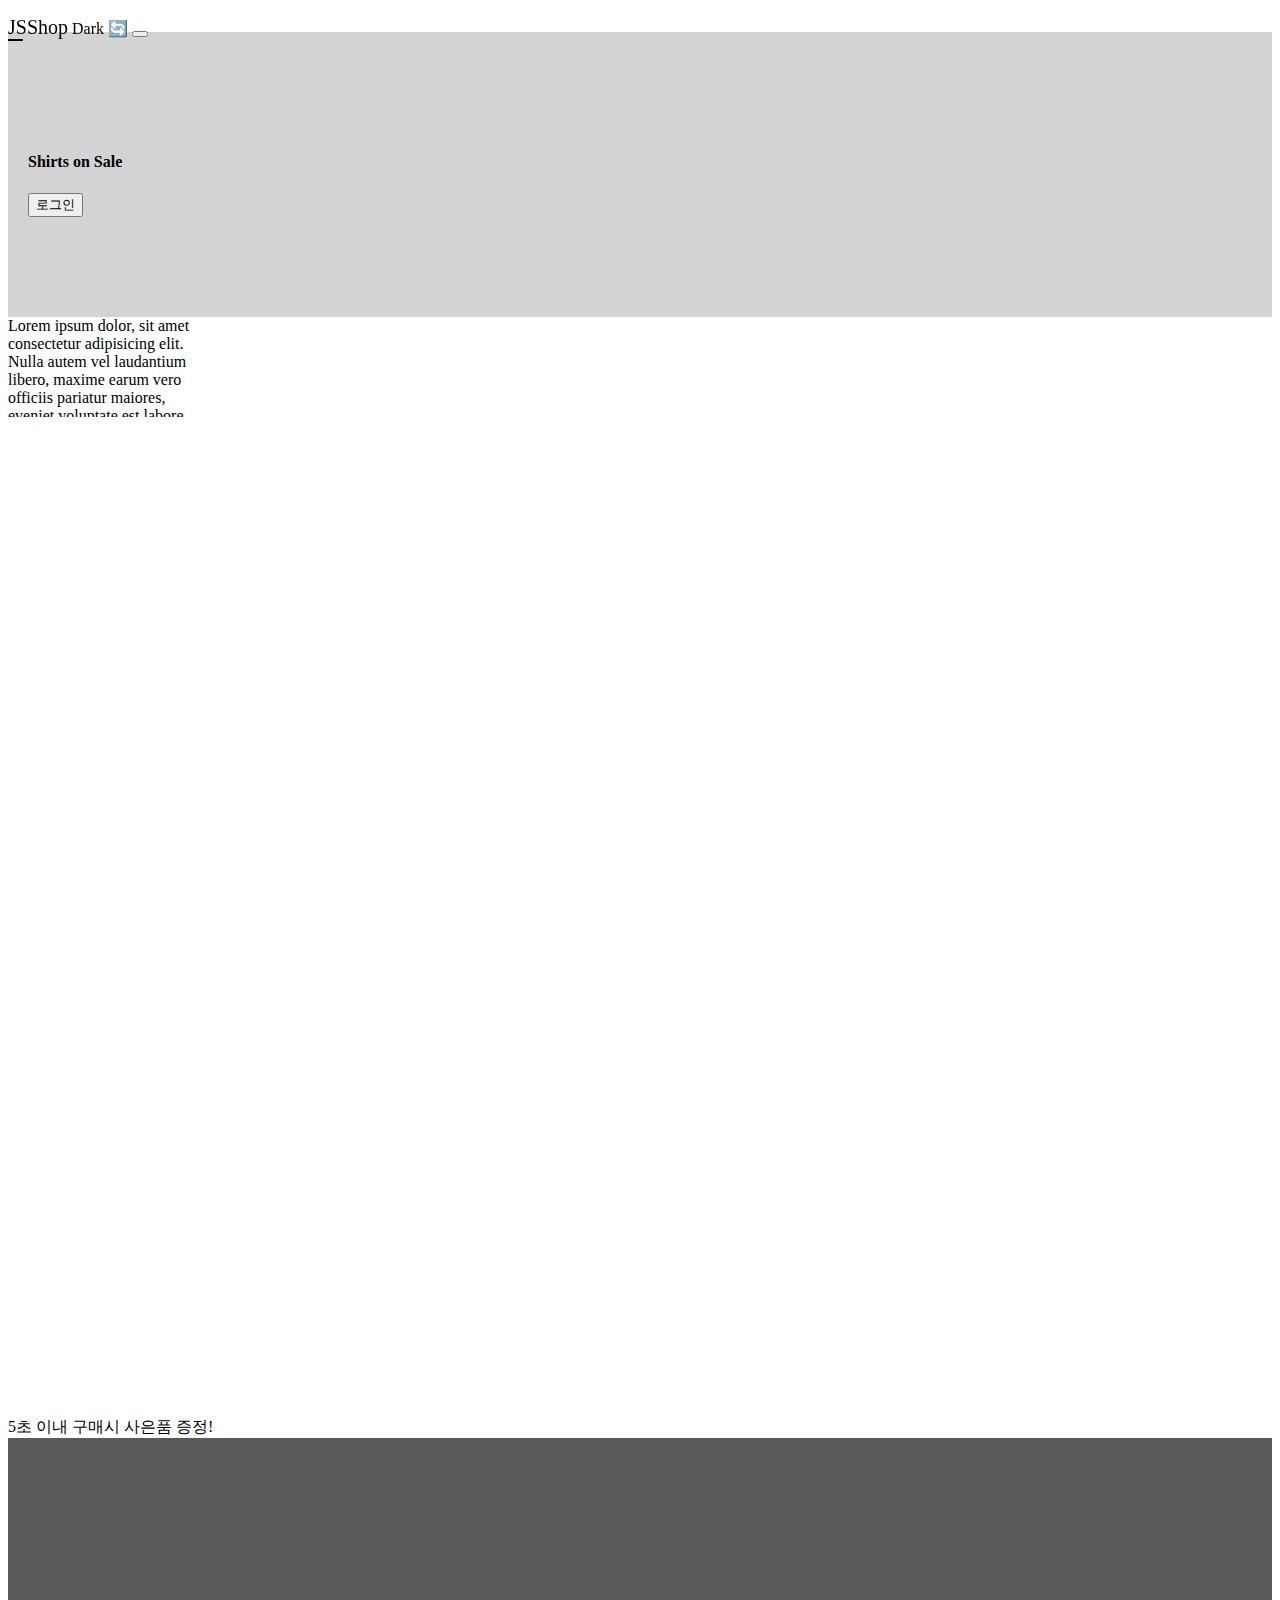
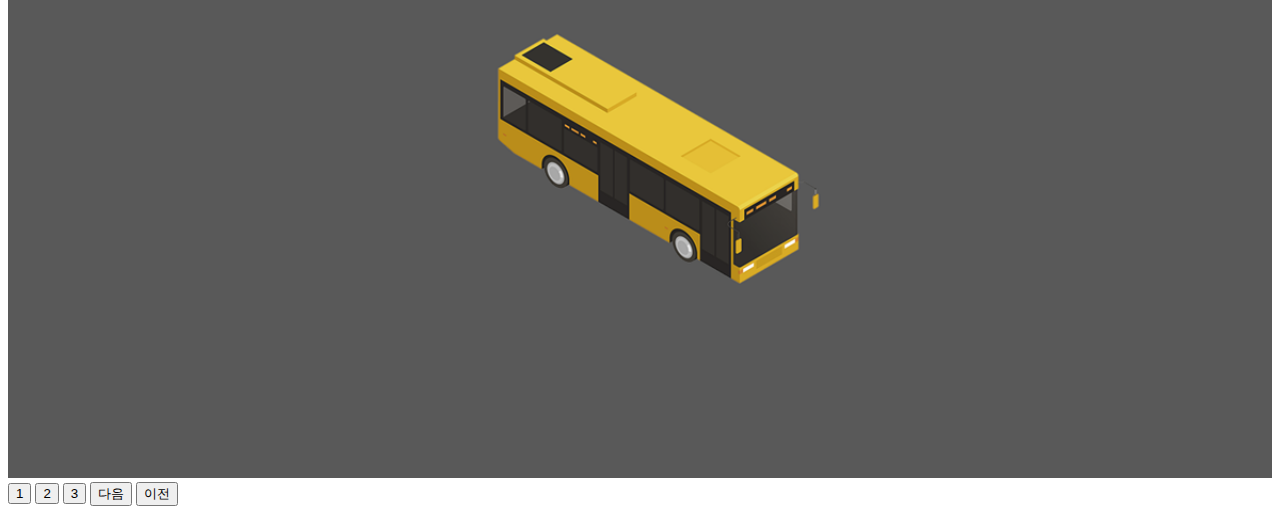
<file: index.html>
<!doctype html>
<html>
  <head>
    <meta charset="utf-8">
    <meta name="viewport" content="width=device-width, initial-scale=1">

    <!-- Bootstrap CSS -->
    <link href="https://cdn.jsdelivr.net/npm/bootstrap@5.1.3/dist/css/bootstrap.min.css" rel="stylesheet" integrity="sha384-1BmE4kWBq78iYhFldvKuhfTAU6auU8tT94WrHftjDbrCEXSU1oBoqyl2QvZ6jIW3" crossorigin="anonymous">
    <link rel="stylesheet" href="./main.css">

    <!-- 외부 라이브러리는 보통 body 태그 마지막의 바로 앞에 둔다 -> 성능 -->
    <!-- jquery  -->
    <script src="https://code.jquery.com/jquery-3.7.0.min.js" integrity="sha256-2Pmvv0kuTBOenSvLm6bvfBSSHrUJ+3A7x6P5Ebd07/g=" crossorigin="anonymous"></script>
    <title>Hello, world!</title>
  </head>
  <body>
    <!-- 이벤트 버블링 : 이벤트가 상위 html로 퍼진다 -->
    <div class="black-bg">
        <div class="white-bg">
            <h4>로그인하세요</h4>

            <form action="./success.html">
            <div class="my-3">
                <input type="text" class="form-control" id="email">
                </div>
                <div class="my-3">
                <input type="password" class="form-control" id="pw">
                </div>
                <button type="submit" class="btn btn-primary">전송</button>
                <button type="button" class="btn btn-danger" id="close">닫기</button>
            </form> 
        </div>
    </div> 

    <script>
        
        // 유용한 이벤트 관련 함수들 (이벤트 버블링 항상 일어남, 이벤트 관련 기능들 사용 가능)
        document.querySelector('.black-bg').addEventListener('click', (e) => {
            // e.target; // 유저가 실제로 누른 것
            // e.currentTarget; // 유저가 실제로 누른 것
            // this;
            // e.preventDefault(); // 기본 동작 막는다
            // e.stopPropagation(); // 내 상위 요소 이벤트 버블링 막는다
            if(e.target == document.querySelector('.black-bg')) {
                $('.black-bg').removeClass('show-modal');
            }
            
        });

        
    </script>
    <!-- one-way UI 애니메이션 만드는 법 -->
    <!-- A상태 -> B상태 -->
    <!-- 1.시작스타일 2. 최종스타일 3.최종스타일로 변하라고 코드 짬 4.transition 추가 -->

    <nav class="navbar navbar-light bg-light">
        <div class="container-fluid">
          <span class="navbar-brand">JSShop</span>
          <span class="ms-auto mx-3 badge bg-dark">Dark 🔄</span>
          <button class="navbar-toggler" type="button">
            <span class="navbar-toggler-icon"></span>
          </button>
        </div>
        <div class="line"></div>
    </nav> 


    

    <script>
        let lineNum = 1;
        window.addEventListener('scroll', function() {
            // window.scrollY와 window.pageYOffset은 같다
            // window.scrollTo(0,100) 강제로 스크롤하기
            // window.scrollBy() 현재 위치부터
            // 부트스트랩쓰면 스크롤 동작 부드럽게 가능
            if(window.scrollY >= 100) {
                $('.navbar-brand').css('font-size', '20px');
            } else {
                $('.navbar-brand').css('font-size', '25px');
            }

            // 라인 진행도 추가
            $('.line').css('width', (window.scrollY / (document.querySelector('html').scrollHeight - document.querySelector('html').clientHeight) * 100) + '%');
        });

        $(window).on('scroll', function() {
            $(window).scrollTop();
            // window.scrollY와 같다
        });
    </script>

    <ul class="list-group">
        <li class="list-group-item">An item</li>
        <li class="list-group-item">A second item</li>
        <li class="list-group-item">A third item</li>
        <li class="list-group-item">A fourth item</li>
        <li class="list-group-item">And a fifth one</li>
    </ul> 

    <div class="main-bg">
        <h4>Shirts on Sale</h4>
        <button id="login" class="btn btn-danger">로그인</button>    
    </div>

    <div class="lorem" style="width: 200px; height: 100px; overflow-y: scroll;">Lorem ipsum dolor, sit amet consectetur adipisicing elit. Nulla autem vel laudantium libero, maxime earum vero officiis pariatur maiores, eveniet voluptate est labore inventore officia obcaecati debitis ad quis architecto?</div>

    <script>

        $('.lorem').on('scroll', function() {
            // div의 스크롤바 내린 양 + 눈에 보이는 div 높이 == div의 실제 높이
            divScroll = document.querySelector('.lorem').scrollTop;
            divHeight = document.querySelector('.lorem').scrollHeight;
            divClient = document.querySelector('.lorem').clientHeight;
            if(divScroll+divClient >= divHeight- 0.5) {
                alert('다 읽었음');
            }
        });

        // scroll 다룰 때 주의점
        // 1. scroll 이벤트리스너 안의 코드는 1초에 60번 이상 실행 -> 컴퓨터 부담
        // 2. 바닥 체크도 여러번 중복으로 해줌
        
        // 이해만 잘 하고 지나가기
        // 1. 스크롤바 조작할 때마다 코드실행 가능
        // 2. 박스의 실제 높이 / 보이는 높이 구할 수 있구나
        // 3. 스크롤양도 구할 수 있구나

        // 현재페이지 끝까지 스크롤 체크는? -> html 태그의 높이 찾기
        document.querySelector('html').scrollHeight; // 전체 길이
        document.querySelector('html').clientHeight; // 보는 화면의 길이
        window.scrollY; // 현재 페이지 스크롤 양
    </script>

    <div style="height: 1000px;"></div>

    <div class="alert alert-danger">
        <span id="num">5</span>초 이내 구매시 사은품 증정!
    </div>

    <div style="overflow: hidden;">
        <div class="slide-container">
            <div class="slide-box">
                <img src="./car1.png" alt="">
            </div>
            <div class="slide-box">
                <img src="./car2.png" alt="">
            </div>
            <div class="slide-box">
                <img src="./car3.png" alt="">
            </div>
        </div>
    </div>

    <button class="slide-1">1</button>
    <button class="slide-2">2</button>
    <button class="slide-3">3</button>
    <button class="next">다음</button>
    <button class="before">이전</button>

    

    <script>
        let currentPhoto = 1;
        $('.slide-1').on('click', () => {
            currentPhoto = 1;
            $('.slide-container').css('transform', 'translateX(0vw)');
        });
        $('.slide-2').on('click', () => {
            currentPhoto = 2;
            $('.slide-container').css('transform', 'translateX(-100vw)');
        });
        $('.slide-3').on('click', () => {
            currentPhoto = 3;
            $('.slide-container').css('transform', 'translateX(-200vw)');
        });

        $('.next').on('click', () => {
            if(currentPhoto == 0) {
                currentPhoto += 1;
            }
            if(currentPhoto < document.getElementsByClassName('slide-box').length) {
                $('.slide-container').css('transform', 'translateX(-'+currentPhoto+'00vw)');
                currentPhoto += 1;
            }
        })

        $('.before').on('click', () => {
            if(currentPhoto == 3) {
                currentPhoto -= 1;
            } 
            if(currentPhoto > 0) {
                currentPhoto -= 1;
                $('.slide-container').css('transform', 'translateX(-'+currentPhoto+'00vw)');
            }
        })
    </script>





    <script>
        // 정규식(regex test)을 사용하는 이유
        // 정규식으로 문자 범위 지정 가능
        // /[a-zA-Z]/.test('abcde'), /\S/.test(), /^a/.test(), /a$/.test(), /(a|b)/.test()

        // 정규식으로 이메일형식 검사
        // /\S+@\S+\.\S+/.test(~)
    </script>

    <script>
        
        let second = 5
        // m초 후 콜백함수 실행
        setTimeout(function() {
            
        }, 1000)

        // m초 마다 실행
        setInterval(function() {
            second -= 1;
            if(second == 0) {
                $('.alert').hide();
            } else {
                document.querySelector('#num').innerHTML = second;
            }
        }, 1000);
        
        // 자바스크립트 문법만 배우면 할 수 있는게 많이 업승ㅁ
        // 브라우저 문법도 많이 알아두기(Web Browser API)
    </script>

    <script>

        $('#login').on('click', () => {
            // UI에 애니메이션 추가하려면 가능하면 CSS만으로 처리하는게 좋다
            // $('.black-bg').fadeIn();
            $('.black-bg').addClass('show-modal');
        });
        $('#close').on('click', () => {
            $('.black-bg').removeClass('show-modal');
        });

        // form 태그에서 submit 이벤트도 발생
        $('form').on('submit', (e) => {
            let inputEmail = document.getElementById('email').value;
            let inputPw = document.getElementById('pw').value;
            if(inputEmail == '') {
                alert('아이디를 입력하세요');
                e.preventDefault(); // 폼 전송을 막아줌
            } else if(inputPw == '' || inputPw.length < 6) {
                alert('비밀번호를 6자 이상입력하세요');
                e.preventDefault();
            } 
            if(!(/\S+@\S+\.\S+/.test(inputEmail))) {
                alert('이메일 형식 오류입니다.');
            }
            if(/[A-Z]/.test(inputPw)) {
                alert('비밀번호에 대문자가 포함되어 있습니다.');
            }
        });

        let count = 0;
        $('.badge').on('click', () => {
            count += 1;
            if(count % 2 == 1) {
                document.getElementsByClassName('badge')[0].innerHTML = 'Light 🔄';
                $('.navbar').removeClass('navbar-light')
                $('.navbar').removeClass('bg-light')
                $('.badge').removeClass('bg-dark')
                $('.navbar').addClass('navbar-dark')
                $('.navbar').addClass('bg-dark')
                $('.badge').addClass('bg-light')
                $('.badge').css('color', 'black')
                
            } else {
                $('.badge').html('Dark 🔄');
                $('.navbar').removeClass('navbar-dark')
                $('.navbar').removeClass('bg-dark')
                $('.badge').removeClass('bg-light')
                $('.navbar').addClass('navbar-light')
                $('.navbar').addClass('bg-light')
                $('.badge').addClass('bg-dark')
                $('.badge').css('color', 'white')
            }
        });

    </script>
    

    <script>
        // getElement 대신 querySelectorAll을 사용해도 된다
        // querySelector는 CSS를 그대로 사용
        document.querySelector('.navbar-toggler').addEventListener('click', () => {
            document.querySelectorAll('.list-group')[0].classList.toggle('show-list');
        });

        // input에서 값 변화에 따른 이벤트
        document.getElementById('email').addEventListener('input', function() {
            // input, change 모두 가능
        })

        // 느슨한 비교 == 엄격한 비교 ===
        // 1 == '1' (true), 1 === '1' (false)

    </script>


    <script src="https://cdn.jsdelivr.net/npm/bootstrap@5.1.3/dist/js/bootstrap.bundle.min.js" integrity="sha384-ka7Sk0Gln4gmtz2MlQnikT1wXgYsOg+OMhuP+IlRH9sENBO0LRn5q+8nbTov4+1p" crossorigin="anonymous"></script>

  </body>
</html>

<!-- 
    JS는 HTML 조작을 위해 사용한다
    탭, 모달 등 웹페이지 UI
    유저 입력 데이터 검사
    서버 데이터 요청 등 기능 개발 가능
 -->

<!-- UI 만드는 Step -->
<!-- 
1. HTML/CSS 미리 디자인
2. 필요할 때 보여달라고 코드짜기
-->

<!-- 
함수명 작성시 소문자 시작, camelCase
getElementByClassName()을 활용할 경우 class는 중복해서 가질 수 있으므로 
document.getElementByClassName('~')[n]으로 사용하는 것이 좋음
 -->

 <!-- 
event는 html에 조작을 가하는 것들
'click', 'keydown', 'scroll', 'mouseover' 등
파라미터 자리에 들어가는 함수는 콜백 함수
function() {} 과 () => {} 같음 
-->
</file>
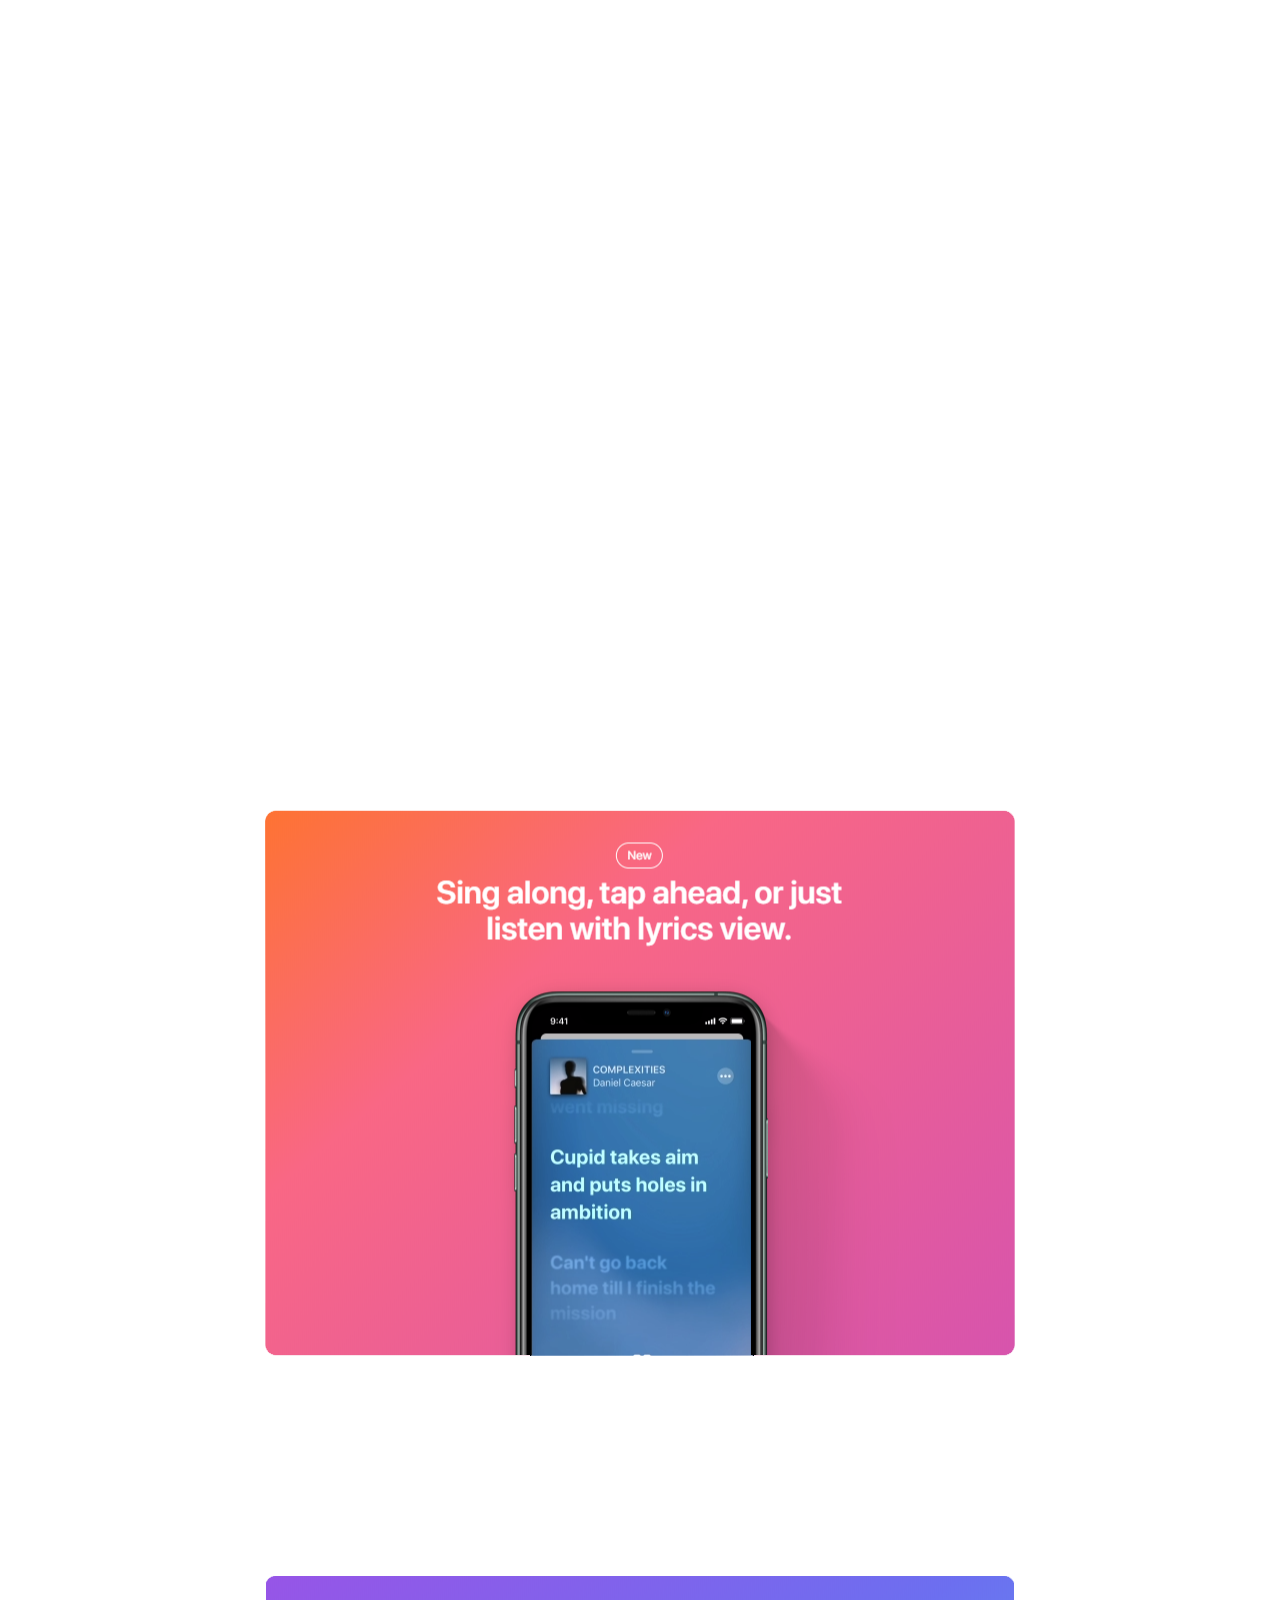
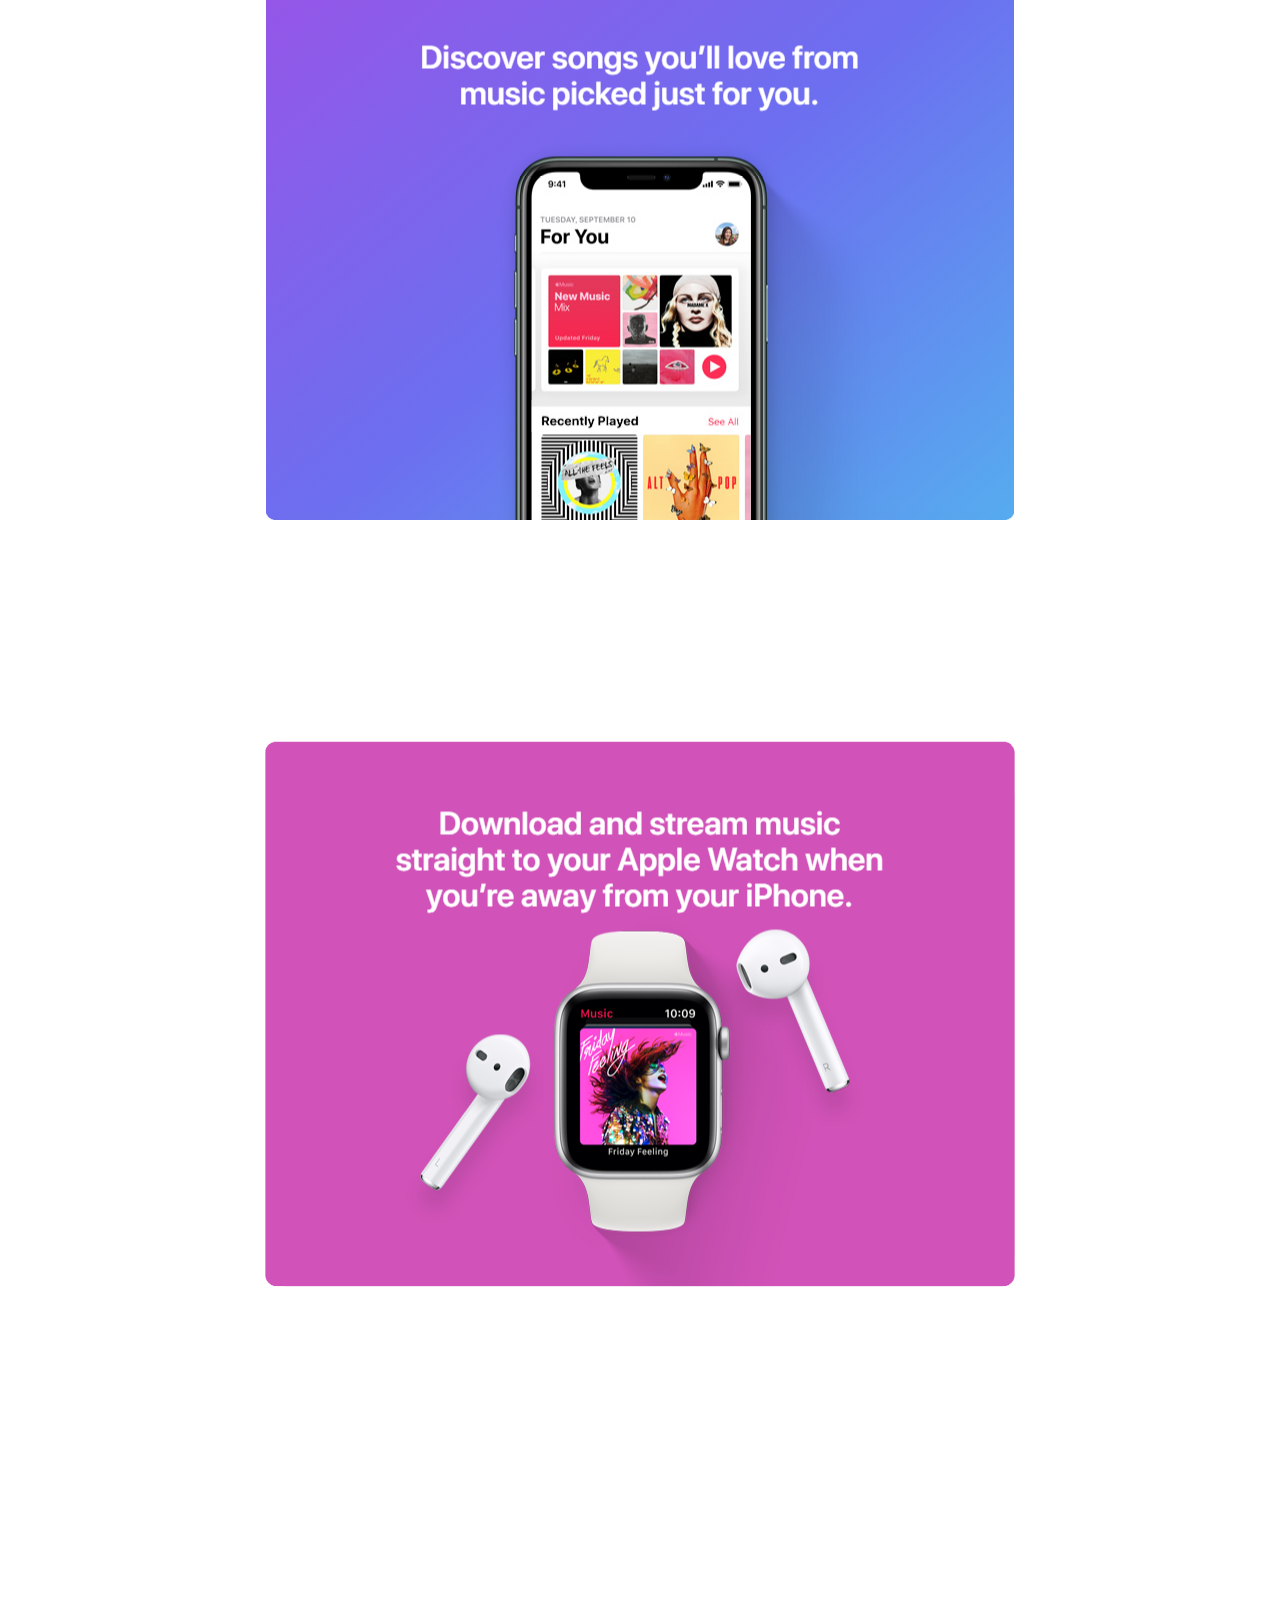
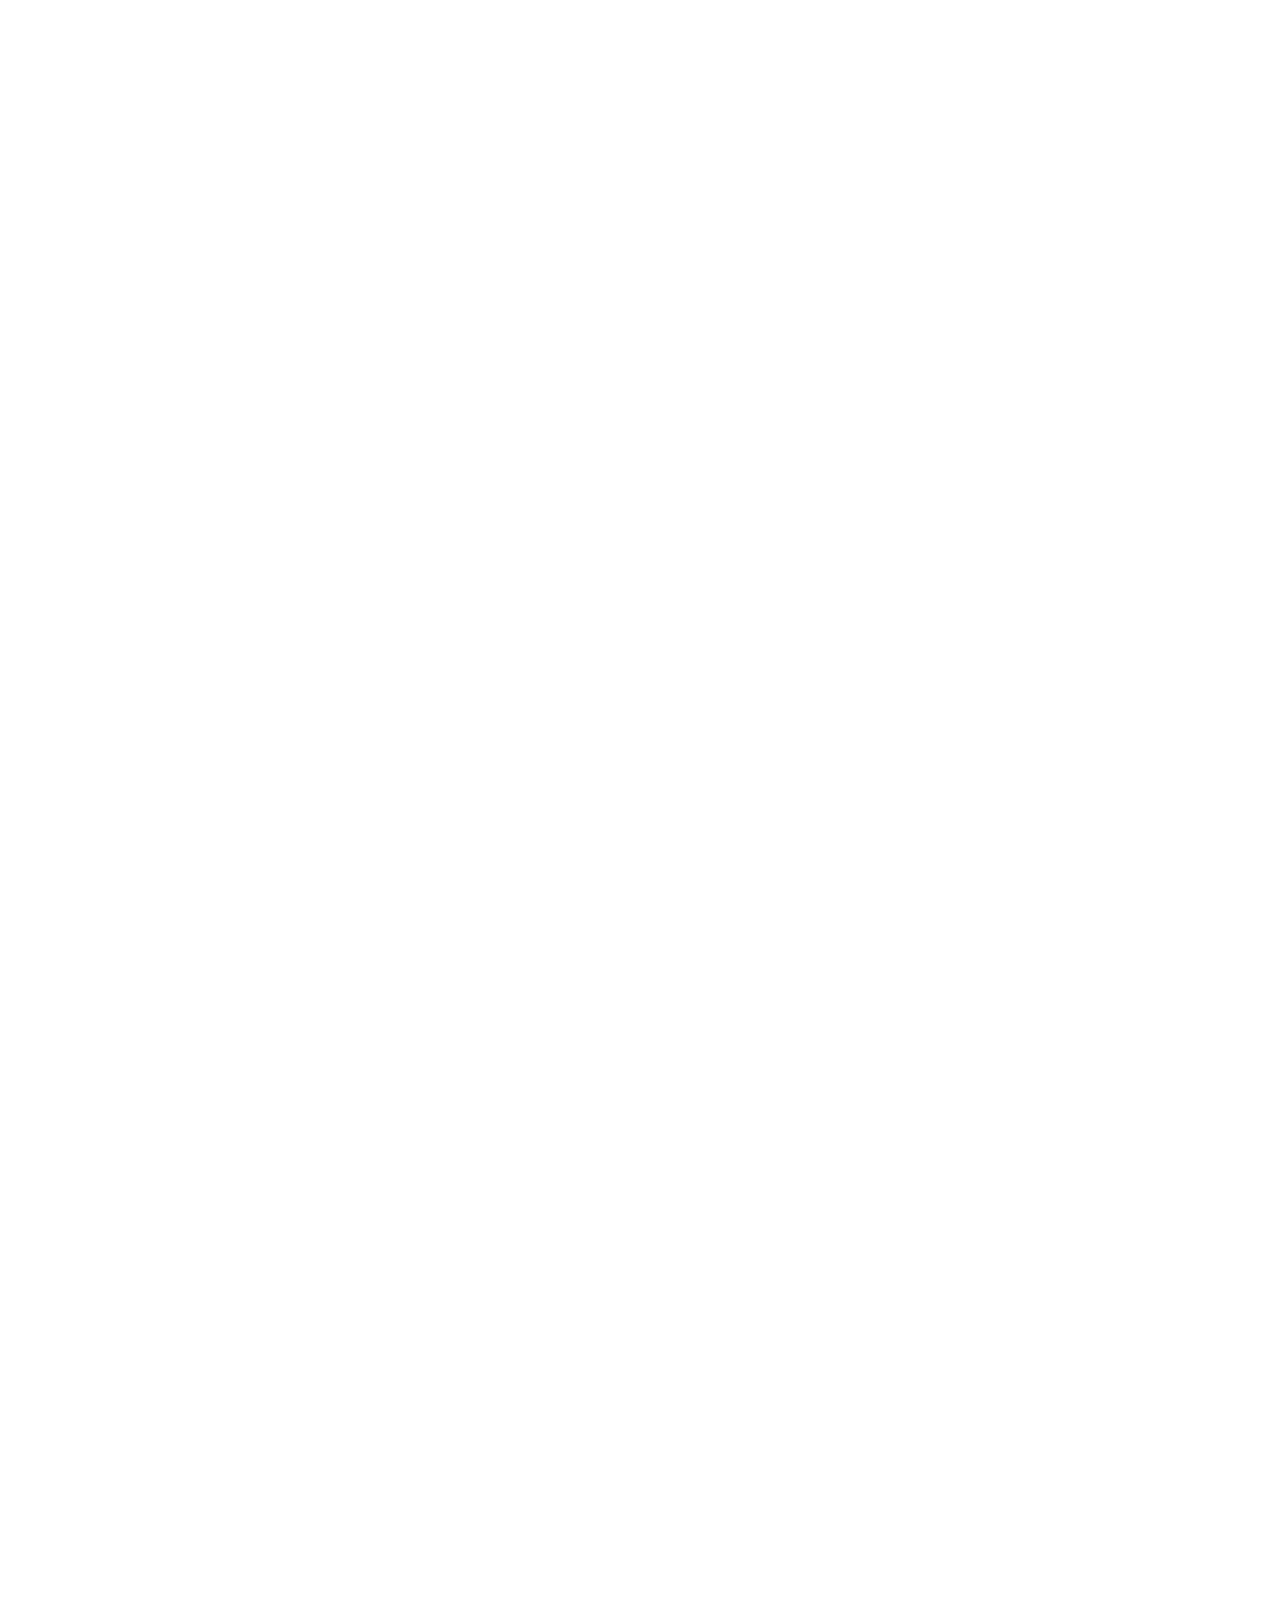
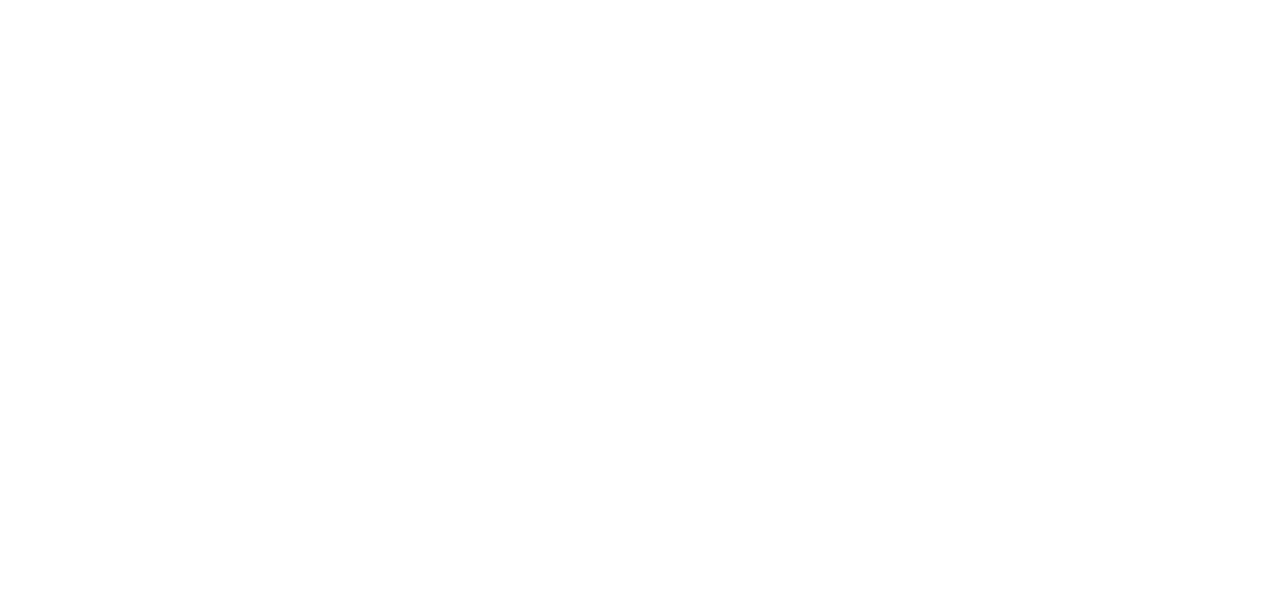
<file: card.html>
<!DOCTYPE html>
<html lang="en">
<head>
    <meta charset="UTF-8">
    <meta name="viewport" content="width=device-width, initial-scale=1.0">
    <script src="https://code.jquery.com/jquery-3.7.0.min.js" integrity="sha256-2Pmvv0kuTBOenSvLm6bvfBSSHrUJ+3A7x6P5Ebd07/g=" crossorigin="anonymous"></script>
    <link rel="stylesheet" href="./card.css">
    <title>Document</title>
</head>
<body>
    <div class="card-background">
        <div class="card-box">
            <img src="./card1.png" alt="">
        </div>
        <div class="card-box">
            <img src="./card2.png" alt="">
        </div>
        <div class="card-box">
            <img src="./card3.png" alt="">
        </div>

    </div>

    <script>
        // 거의 모든 스크롤 리스너는 이렇게 시작한다 (window -> viewport)
        $(window).scroll(function() {
            var height = $(window).scrollTop();
            // y = a * 높이 + b;에서 a와 b를 구하기 (opacity 1, 0일 때 height 대입)
            var y = (-1 / 500) * height + (115 / 50);
            var z = (-1 / 5000) * height + 565/500;
            $('.card-box').eq(0).css('opacity', y);
            $('.card-box').eq(0).css('transform', `scale( ${z} )`);
        });
    </script>
</body>
</html>
</file>
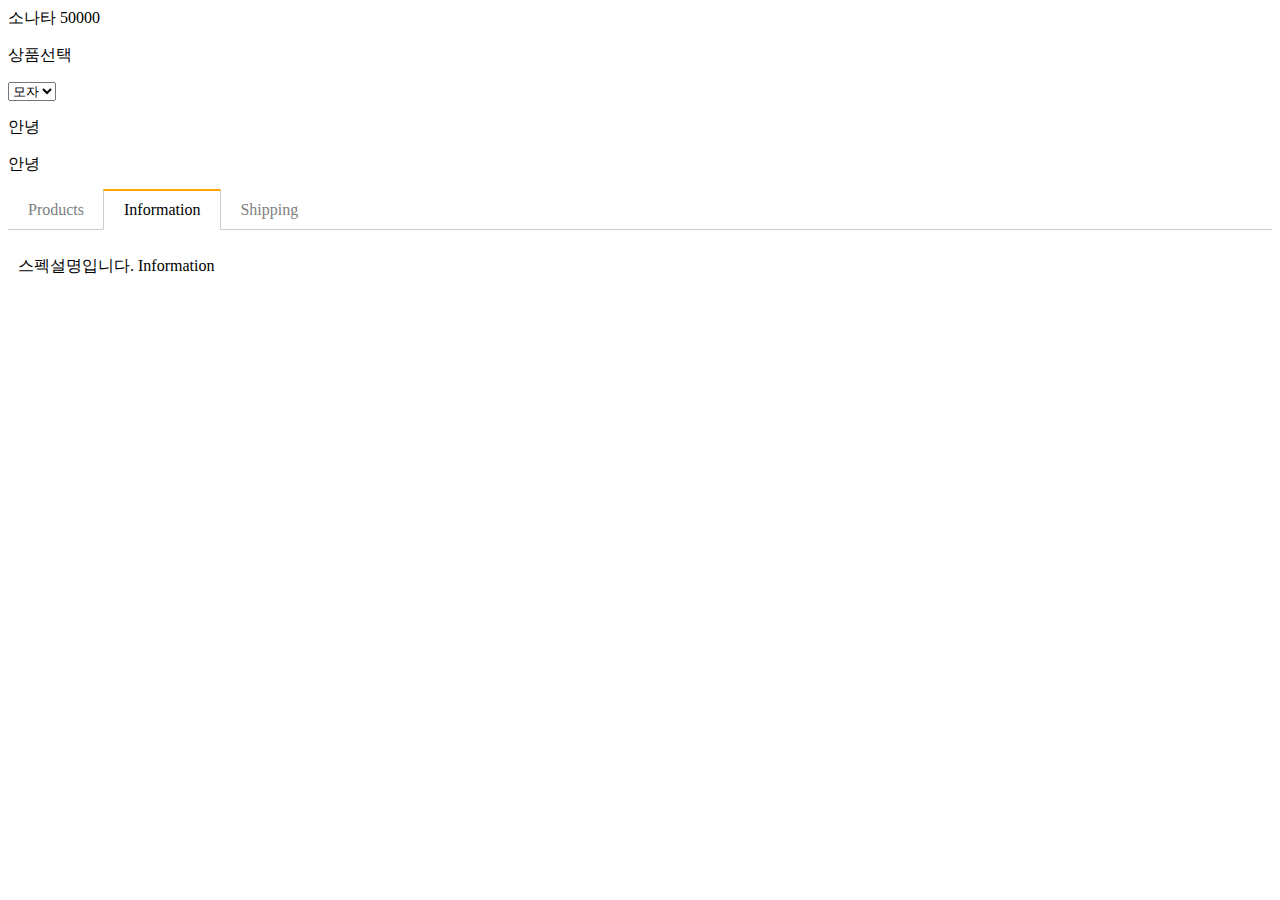
<file: detail.html>
<!doctype html>
<html>
  <head>
    <meta charset="utf-8">
    <meta name="viewport" content="width=device-width, initial-scale=1">

    <!-- Bootstrap CSS -->
    <link href="https://cdn.jsdelivr.net/npm/bootstrap@5.1.3/dist/css/bootstrap.min.css" rel="stylesheet" integrity="sha384-1BmE4kWBq78iYhFldvKuhfTAU6auU8tT94WrHftjDbrCEXSU1oBoqyl2QvZ6jIW3" crossorigin="anonymous">
    <link rel="stylesheet" href="./main.css">

    <!-- 외부 라이브러리는 보통 body 태그 마지막의 바로 앞에 둔다 -> 성능 -->
    <!-- jquery  -->
    <script src="https://code.jquery.com/jquery-3.7.0.min.js" integrity="sha256-2Pmvv0kuTBOenSvLm6bvfBSSHrUJ+3A7x6P5Ebd07/g=" crossorigin="anonymous"></script>
    <title>Hello, world!</title>
  </head>
  <body>

    <style>
        ul.list {
          list-style-type: none;
          margin: 0;
          padding: 0;
          border-bottom: 1px solid #ccc;
        }
        ul.list::after {
          content: '';
          display: block;
          clear: both;
        }
        .tab-button {
          display: block;
          padding: 10px 20px 10px 20px;
          float: left;
          margin-right: -1px;
          margin-bottom: -1px;
          color: grey;
          text-decoration: none;
          cursor: pointer;
        }
        .orange {
          border-top: 2px solid orange;
          border-right: 1px solid #ccc;
          border-bottom: 1px solid white;
          border-left: 1px solid #ccc;
          color: black;
          margin-top: -2px;
        }
        .tab-content {
          display: none;
          padding: 10px;
        }
        .show {
          display: block;
        }
    </style>

    <div class="container mt-3">
      <div class="card p-3">
          <span class="car-title">상품명</span>
          <span class="car-price">가격</span>
      </div>
    </div>

    <script>
      // array 자료형
      var car1 = ['소나타', 50000, 'white'];
      
      // 0bject 자료형 (key, value)
      var car2 = {
        name: '소나타',
        price: [50000, 3000, 4000]
      };

      document.querySelector('.car-title').innerHTML = car2.name;
      document.querySelector('.car-price').innerHTML = car2.price[0];
      // array vs object
      // 데이터가 많을 경우 object 쓰는게 편하다 (key)
      // object는 순서 개념이 없다
      // array는 자료간 정렬, 자르기(slice) 등 가능하다

    </script>

    <form class="container my-5 form-group">
      <p>상품선택</p>
      <select class="form-select mt-2">
        <option>모자</option>
        <option>셔츠</option>
        <option>바지</option>
      </select>
      <select class="form-select mt-2 form-hide">
        <option>95</option>
        <option>100</option>
      </select>
    </form>

    <script>

    </script>
    
    <!-- 자바스크립트로 html 생성법 1 (더 빠름)-->
    <div class="" id="test"></div>
    <script>
      var a = document.createElement('p');
      a.innerHTML = '안녕';
      document.querySelector('#test').appendChild(a);
    </script>
    
    <!-- 자바스크립트로 html 생성법 2-->
    <script>
      var temp = '<p>안녕</p>';
      document.querySelector('#test').insertAdjacentHTML('beforeend', temp);
      $('#test').append(temp);
      // 추가말고 갈아치우고 싶으면 innerHTML / html() 사용하기
    </script>


    <script>
      var pants = [28, 30, 32, 34];
      var shirts = [95, 100, 105];
      $('.form-select').eq(0).on('input', (e) => {
        // let val = this.value; -> function 사용
        let val = e.currentTarget.value;
        if(val == '셔츠') {
          $('.form-select').eq(1).html('');
          $('.form-select').eq(1).removeClass('form-hide');
          // array 자료형 반복문은 (array.forEach)
          shirts.forEach((a, i) => {
            $('.form-select').eq(1).append(`<option>${a}</option>`)
          })
        } else if(val == '바지') {
          $('.form-select').eq(1).html('');
          $('.form-select').eq(1).removeClass('form-hide');
          pants.forEach((a, i) => {
            $('.form-select').eq(1).append(`<option>${a}</option>`)
          }) 
        } else {
          $('.form-select').eq(1).addClass('form-hide');
        }
      });

      var obj = {
        name: 'kim',
        age: 20,
      }

      // object 자료형 반복문은 for (var key in obj)
      for (var key in obj) {
        console.log(key + ':', obj[key]);
      }

      // 참고
      // arrow function 쓰면 함수 안의 this 뜻이 달라질 수 있다
      // function은 this 알맞게 재설정 해준다
    </script>

    <!-- html 태그에 몰래 정보 숨기기 가능 dataset-->
    <!-- data-자료이름="값"  -->
    <div class="container mt-5">
        <ul class="list">
          <li class="tab-button" data-id="0">Products</li>
          <li class="tab-button orange" data-id="1">Information</li>
          <li class="tab-button" data-id="2">Shipping</li>
        </ul>
        <div class="tab-content">
          <p>상품설명입니다. Product</p>
        </div>
        <div class="tab-content show">
          <p>스펙설명입니다. Information</p>
        </div>
        <div class="tab-content">
          <p>배송정보입니다. Shipping</p>
        </div>
    </div> 

    

    <script src="./tab.js"></script>

    <script src="https://cdn.jsdelivr.net/npm/bootstrap@5.1.3/dist/js/bootstrap.bundle.min.js" integrity="sha384-ka7Sk0Gln4gmtz2MlQnikT1wXgYsOg+OMhuP+IlRH9sENBO0LRn5q+8nbTov4+1p" crossorigin="anonymous"></script>

  </body>
</html>
</file>
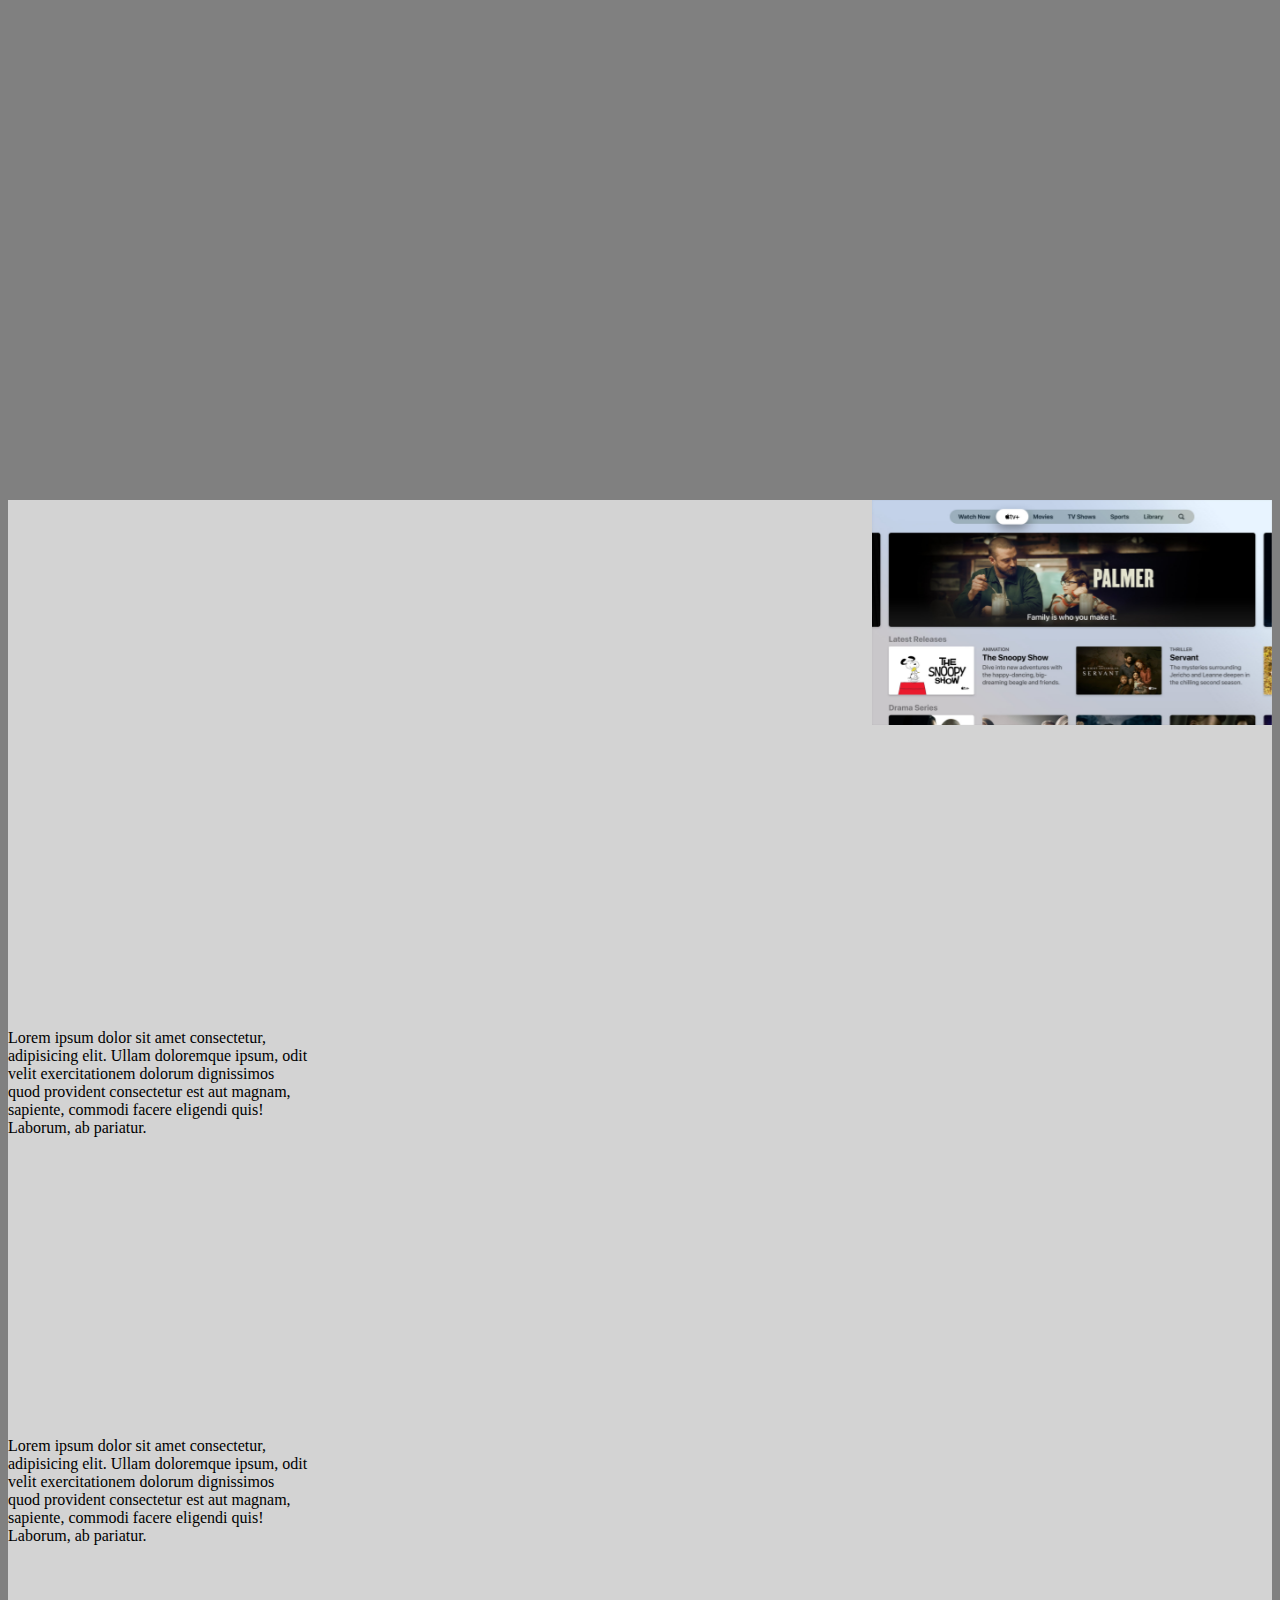
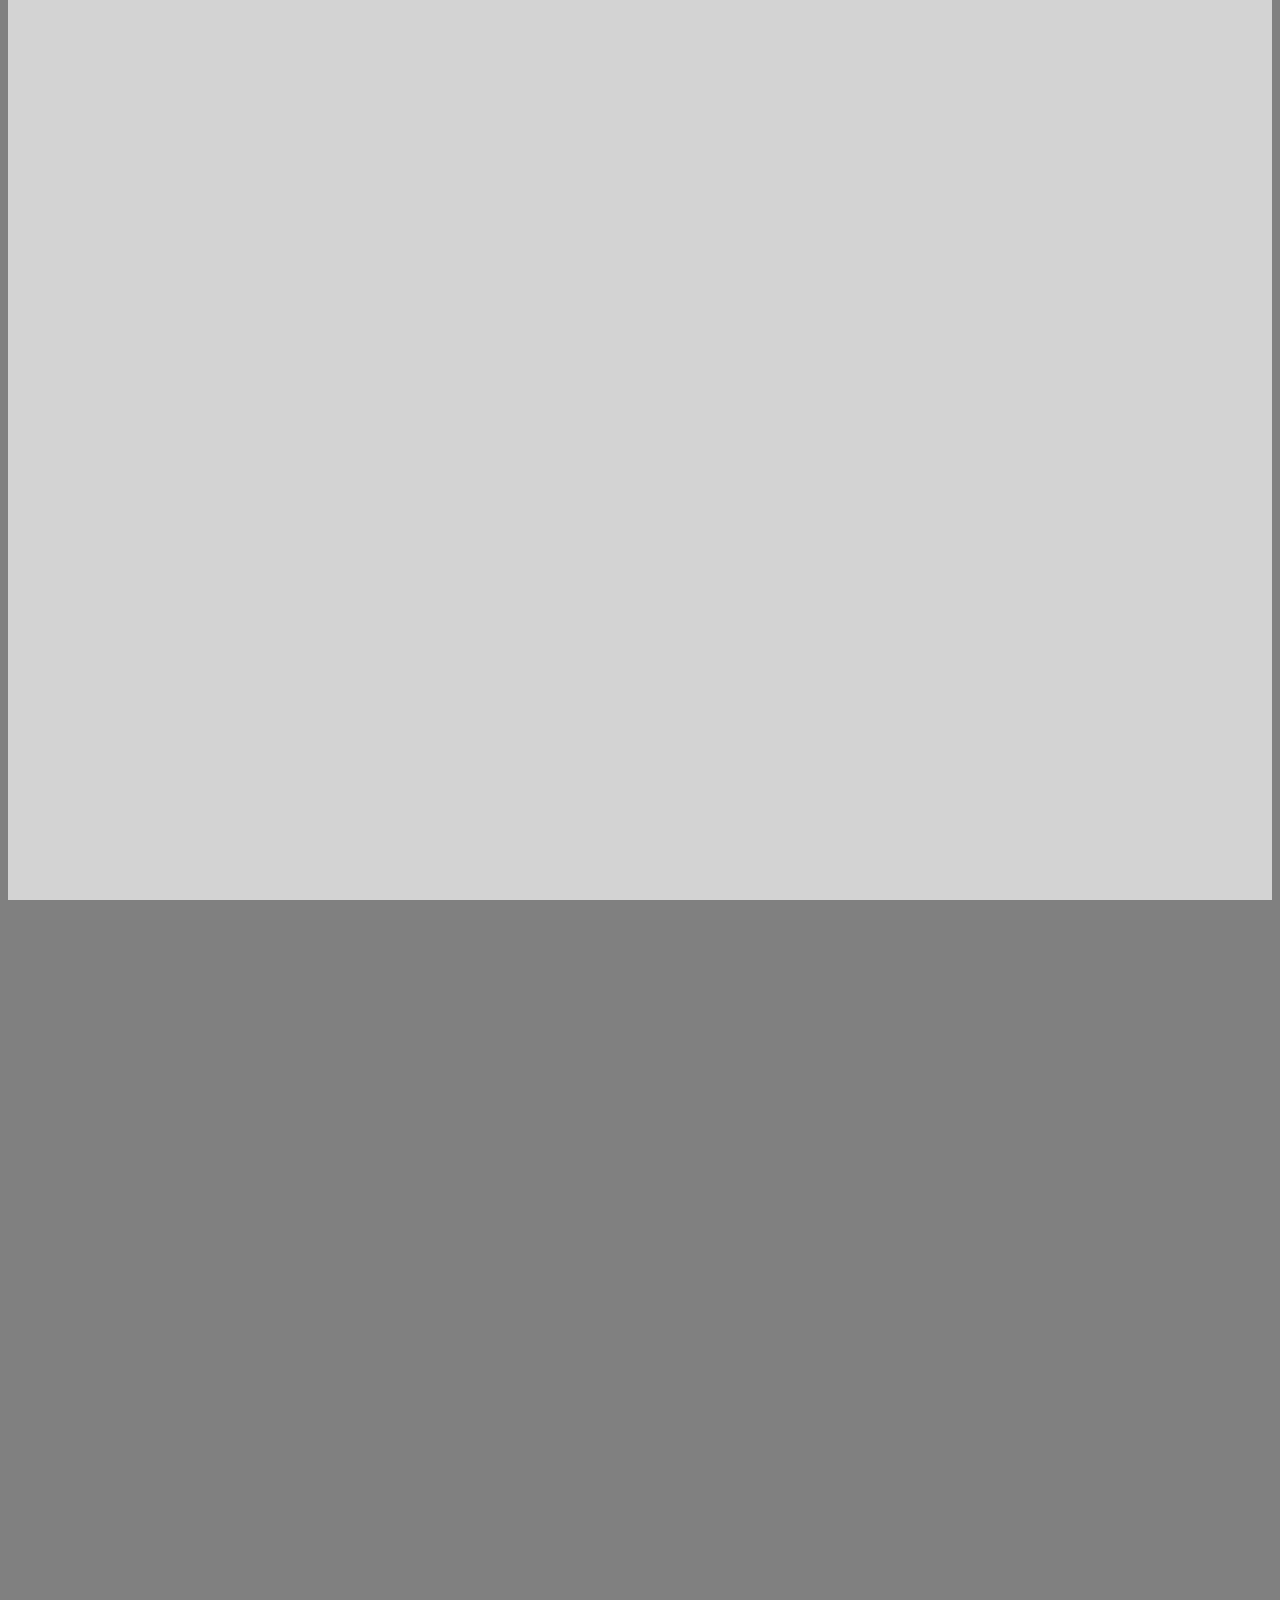
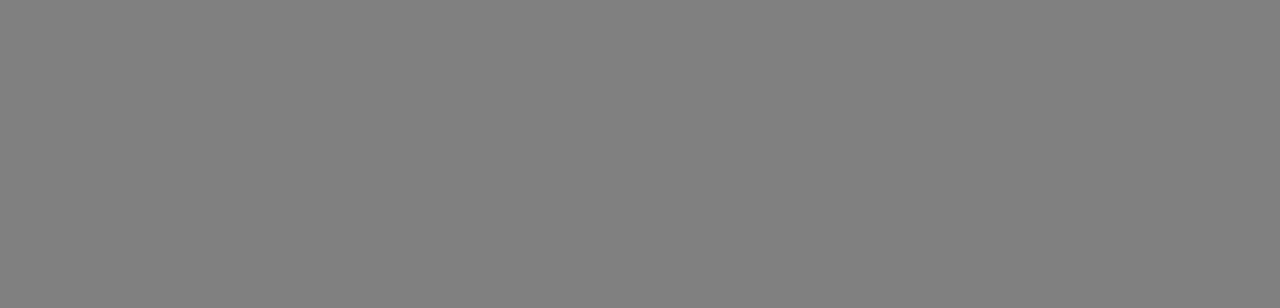
<file: gird.html>
<!DOCTYPE html>
<html lang="en">
<head>
    <meta charset="UTF-8">
    <meta name="viewport" content="width=device-width, initial-scale=1.0">
    <link rel="stylesheet" href="./main.css">
    <title>Document</title>
</head>
<body style="background: grey; height: 3000px;">
    <div class="grey">
        <div class="image">
            <img src="./appletv.jpg" alt="" width="100%">
        </div>
        <div style="clear: both;"></div>
        <div class="text" style="margin-top: 300px"> 
            Lorem ipsum dolor sit amet consectetur, adipisicing elit. Ullam doloremque ipsum, odit velit exercitationem dolorum dignissimos quod provident consectetur est aut magnam, sapiente, commodi facere eligendi quis! Laborum, ab pariatur.
        </div>
        <div style="clear: both;"></div>
        <div class="text" style="margin-top: 300px"> 
            Lorem ipsum dolor sit amet consectetur, adipisicing elit. Ullam doloremque ipsum, odit velit exercitationem dolorum dignissimos quod provident consectetur est aut magnam, sapiente, commodi facere eligendi quis! Laborum, ab pariatur.
        </div>
    </div>
    
</body>
</html>
</file>
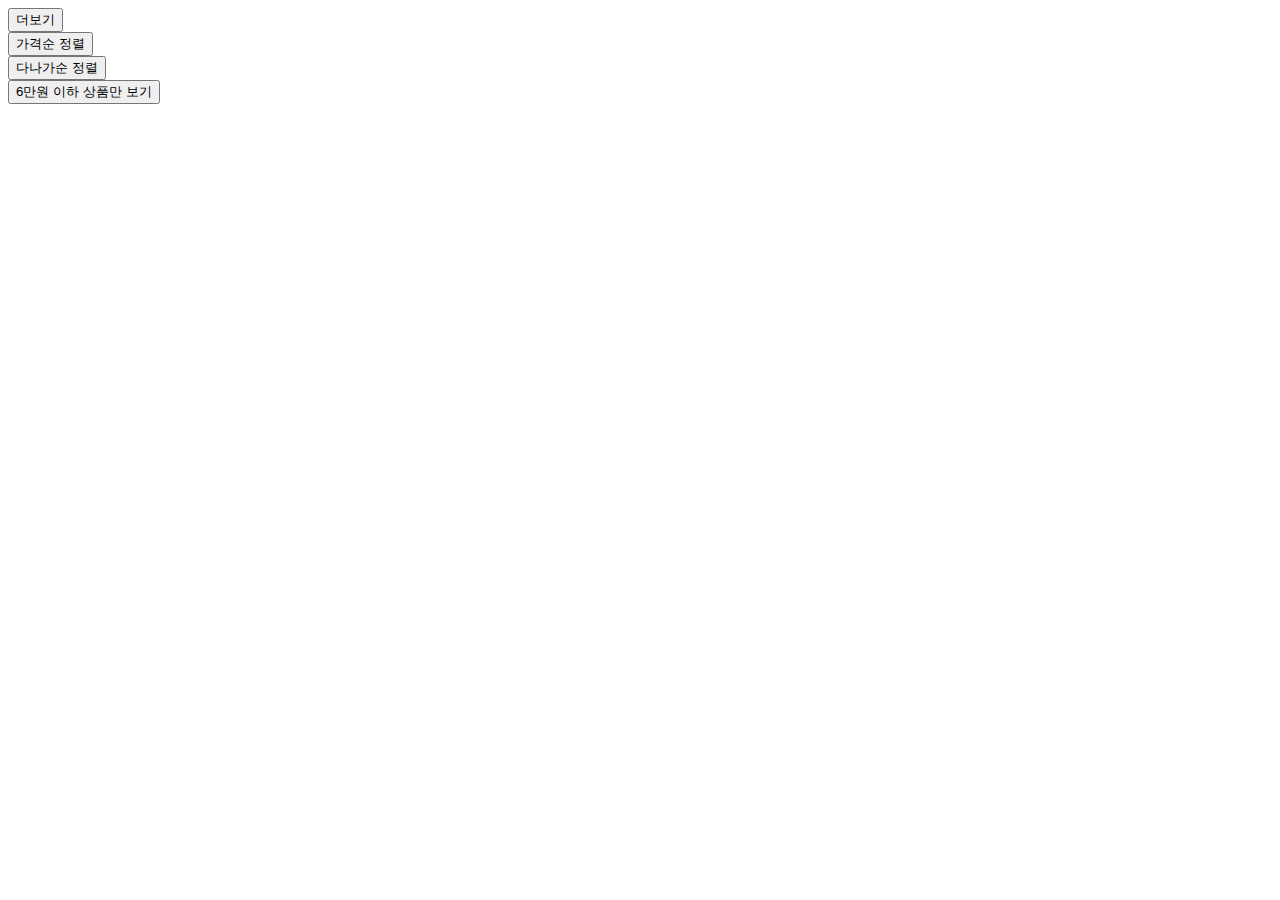
<file: list2.html>
<!doctype html>
<html>
  <head>
    <meta charset="utf-8">
    <meta name="viewport" content="width=device-width, initial-scale=1">

    <!-- Bootstrap CSS -->
    <link href="https://cdn.jsdelivr.net/npm/bootstrap@5.1.3/dist/css/bootstrap.min.css" rel="stylesheet" integrity="sha384-1BmE4kWBq78iYhFldvKuhfTAU6auU8tT94WrHftjDbrCEXSU1oBoqyl2QvZ6jIW3" crossorigin="anonymous">
    <link rel="stylesheet" href="./main.css">

    <!-- 외부 라이브러리는 보통 body 태그 마지막의 바로 앞에 둔다 -> 성능 -->
    <!-- jquery  -->
    <script src="https://code.jquery.com/jquery-3.7.0.min.js" integrity="sha256-2Pmvv0kuTBOenSvLm6bvfBSSHrUJ+3A7x6P5Ebd07/g=" crossorigin="anonymous"></script>
    <title>Hello, world!</title>
  </head>
  <body>
    <div class="container">
        <div class="row">
      
            <!-- <div class="col-sm-4">
              <img src="https://via.placeholder.com/600" class="w-100">
              <h5>Card title</h5>
              <p>가격 : 70000</p>
            </div> -->
      
        </div>
    </div> 

    <div class="container">
        <button class="btn btn-danger">더보기</button>
    </div>


    <div class="container mt-3">
        <button class="btn btn-danger" id="price">가격순 정렬</button>
    </div>

    <div class="container mt-3">
        <button class="btn btn-danger" id="reverse-str">다나가순 정렬</button>
    </div>

    <div class="container mt-3">
        <button class="btn btn-danger" id="under-price">6만원 이하 상품만 보기</button>
    </div>
      
    <script>
        function makeTemplate(data) {
            data.forEach((a, i) => {
                var temp = `<div class="col-sm-4">
                <img src="https://via.placeholder.com/600" class="w-100">
                <h5>${a.title}</h5>
                <p>가격 : ${a.price}</p>
                <button class="buy mb-3">구매</button>
            </div>
            `
            $('.row').eq(0).append(temp)
            })
        }
        
        var products = [
            { id : 0, price : 70000, title : 'Blossom Dress' },
            { id : 1, price : 50000, title : 'Springfield Shirt' },
            { id : 2, price : 60000, title : 'Black Monastery' }
        ];

        makeTemplate(products);

        $('#price').click(() => {
            products.sort((a, b) => {
                return a.price - b.price;
            })
            $('.row').html('');
            makeTemplate(products);
        })

        $('#reverse-str').click(() => {
            products.sort((a, b) => {
                return a.title > b.title ? -1 : a.title > b.title ? 1 : 0;
            })
            console.log(products);
            $('.row').html('');
            makeTemplate(products);
        })

        $('#under-price').click(() => {
            var resultProducts = products.filter((a) => {
                return a.price <= 60000;
            })
            $('.row').html('');
            makeTemplate(resultProducts);
        })
     
        // 문자 정렬
        var tempArr = [7, 3, 5, 2, 40];
        var tempArr2 = ['a', 'b', 'c'];
        tempArr.sort();
        tempArr.sort((a, b) => { // 문자 역순 정렬
            if(a < b) return 1;
            if(a > b) return -1;
            if(a === b) return 0;
        })
        // 숫자 정렬
        tempArr.sort(function(a, b) {
            return a - b;
            // return b - a; 역순 정렬
        });

        // array 자료 원하는 것만 필터
        var resultArr = tempArr.filter((a) => { // 새 변수에 저장해야 한다 (원본 변형 X)
            return a < 4; // 4 미만 자료 필터 (가격 검색 등)
        });

        // array 자료 전부 변형
        var resultArr2 = tempArr2.map(function(a){
            return a * 4; // 자료 전부 4 곱 (달러 => 원 표기 등)
        });

    </script>

    <script>
        // 개발자 도구 application
        // localStorage, sessionStorage: 이름 : 값 형태로 저장 가능
        // IndexedDB: 구조화된 대용량 데이터 저장 시
        // Cookies: 보통 로그인 인증 정보 저장 (서버)
        // Cache Storage: html css js 파일 저장하는 곳


        // localStorage를 통해 장바구니 구현
        
        
        // localStorage.setItem('num', [1, 2, 3]);
        // array => string으로 저장된다.
        // 따라서 json으로 바꿔서 저장해야한다.
        var arr = [1, 2, 3];
        var newArr = JSON.stringify(arr);
        // localStorage.setItem('num', newArr);

        // var getArr = localStorage.getItem('num');
        // JSON.parse

        // sessionStorage는 localStorage만 바꾸면 됨

        // 수정하려면 자료 꺼냄 -> 수정 -> 자료 넣기


        // localStorage.setItem('이름', 20);
        // localStorage.getItem('이름');
    </script>

    <script>
        // 이렇게 하기 싫으면 $('buy').click: 제이쿼리는 모두 다 잡아줌
        // 혹은 event bubbling 활용해서 상위 하나만 하기
        // 밑은 products에 의존하는 코드임...

        // 중복 방지 - Set 활용
        /*
        $('.buy').click((e) => {
            var cartTitle = $(e.target).siblings('h5').text();
            if(localStorage.getItem('cart') != null) {
                var tempCart = JSON.parse(localStorage.cart);
                tempCart.push(cartTitle);
                tempCart = new Set(tempCart);
                tempCart = Array.from(tempCart);
                localStorage.setItem('cart', JSON.stringify(tempCart));
            } else {
                localStorage.setItem('cart', JSON.stringify([cartTitle]));
            }            
        })
        */
        // 중복 방지 - 개수 증가
        $('.buy').click((e) => {
            var cartTitle = $(e.target).siblings('h5').text();
            var cart = {
                title: cartTitle,
                num: 1,
            }
            var r = false;

            if(localStorage.getItem('cart') != null) { // 장바구니가 비어있지 않을 때
                var cartList = JSON.parse(localStorage.cart);
                cartList.forEach((a, i) => {
                    if(cartTitle === a.title) {
                        a.num += 1;
                        r = true;
                        return;
                    }
                });
                if(!r) {
                    cartList.push(cart);
                }
                localStorage.setItem('cart', JSON.stringify(cartList));
                console.log(cartList);
                // tempCart.push(cartTitle);
                // tempCart = new Set(tempCart);
                // tempCart = Array.from(tempCart);
                // localStorage.setItem('cart', JSON.stringify(tempCart));
            } else {    // 장바구니가 비어있을 때
                localStorage.setItem('cart', JSON.stringify([cart]));
            }            
        })
    </script>



    <script>
        let click = 0;
        $('.btn').eq(0).on('click', () => {
            click += 1;
            if(click == 2) {
                $('.btn').eq(0).addClass('btn-hide');
            }
            $.get(`https://codingapple1.github.io/js/more${click}.json`)
            .done((data) => {
                makeTemplate(data);
            })
            .fail(error => console.log(error));
        })
    </script>



    <script src="https://cdn.jsdelivr.net/npm/bootstrap@5.1.3/dist/js/bootstrap.bundle.min.js" integrity="sha384-ka7Sk0Gln4gmtz2MlQnikT1wXgYsOg+OMhuP+IlRH9sENBO0LRn5q+8nbTov4+1p" crossorigin="anonymous"></script>

  </body>
</html>
</file>
<file: main.css>
/* 부트스트랩의 스무스한 스크롤을 막아준다 */
/* :root {
    scroll-behavior: auto;
} */

.alert-box {
    background-color: skyblue;
    padding: 20px;
    color: white;
    border-radius: 5px;
    display: none;
}

.list-group {
    height: 0px;
    transition: all 1s;
    overflow: hidden;
}

.show-list {
    height: 250px;
}

.black-bg {
    width : 100%;
    height : 100%;
    position : fixed;
    background : rgba(0,0,0,0.5);
    z-index : 6;
    padding: 30px;
    /* display: none; */
    opacity: 0;
    visibility: hidden;
    transition: all 1s;
}
.white-bg {
    background: white;
    border-radius: 5px;
    padding: 30px;
} 

.show-modal {
    /* display: block; */
    visibility: visible;
    opacity: 1;
}

.main-bg {
    padding: 100px 20px;
    background: lightgray;
}

.slide-container {
    width: 300vw;
    transition: all 1s;
}

.slide-box {
    float: left;
    width: 100vw;
}
.slide-box > img {
    width: 100%;
}

.navbar {
    position: fixed;
    width: 100%;
    z-index: 5;
}

.navbar-brand {
    font-size: 20px;
}

.line {
    width: 1%;
    border: 1px solid black;
}

.form-hide {
    display: none;
}

.btn-hide {
    display: none;
}

.grey {
    background-color: lightgrey;
    height: 2000px;
    margin-top: 500px;
}

.image {
    float: right;
    width: 400px;
    position: sticky;
    /* position: fixed와 유사  */
    /* 조건부로 fixed */
    top: 100px;
}

.text {
    float: left;
    width: 300px;
}
</file>
<file: card.css>
.card-background {
    height: 3000px;
    margin-top: 800px;
    margin-bottom: 1600px;
}

.card-box img {
    display: block;
    margin: auto;
    max-width: 80%;
}

.card-box {
    position: sticky;
    /* 위에서 몇 px부터 고정될 건지 좌표 속성 필요 */
    top: 400px;
    margin-top: 200px;
    transition : all 0.2s;
}
</file>
